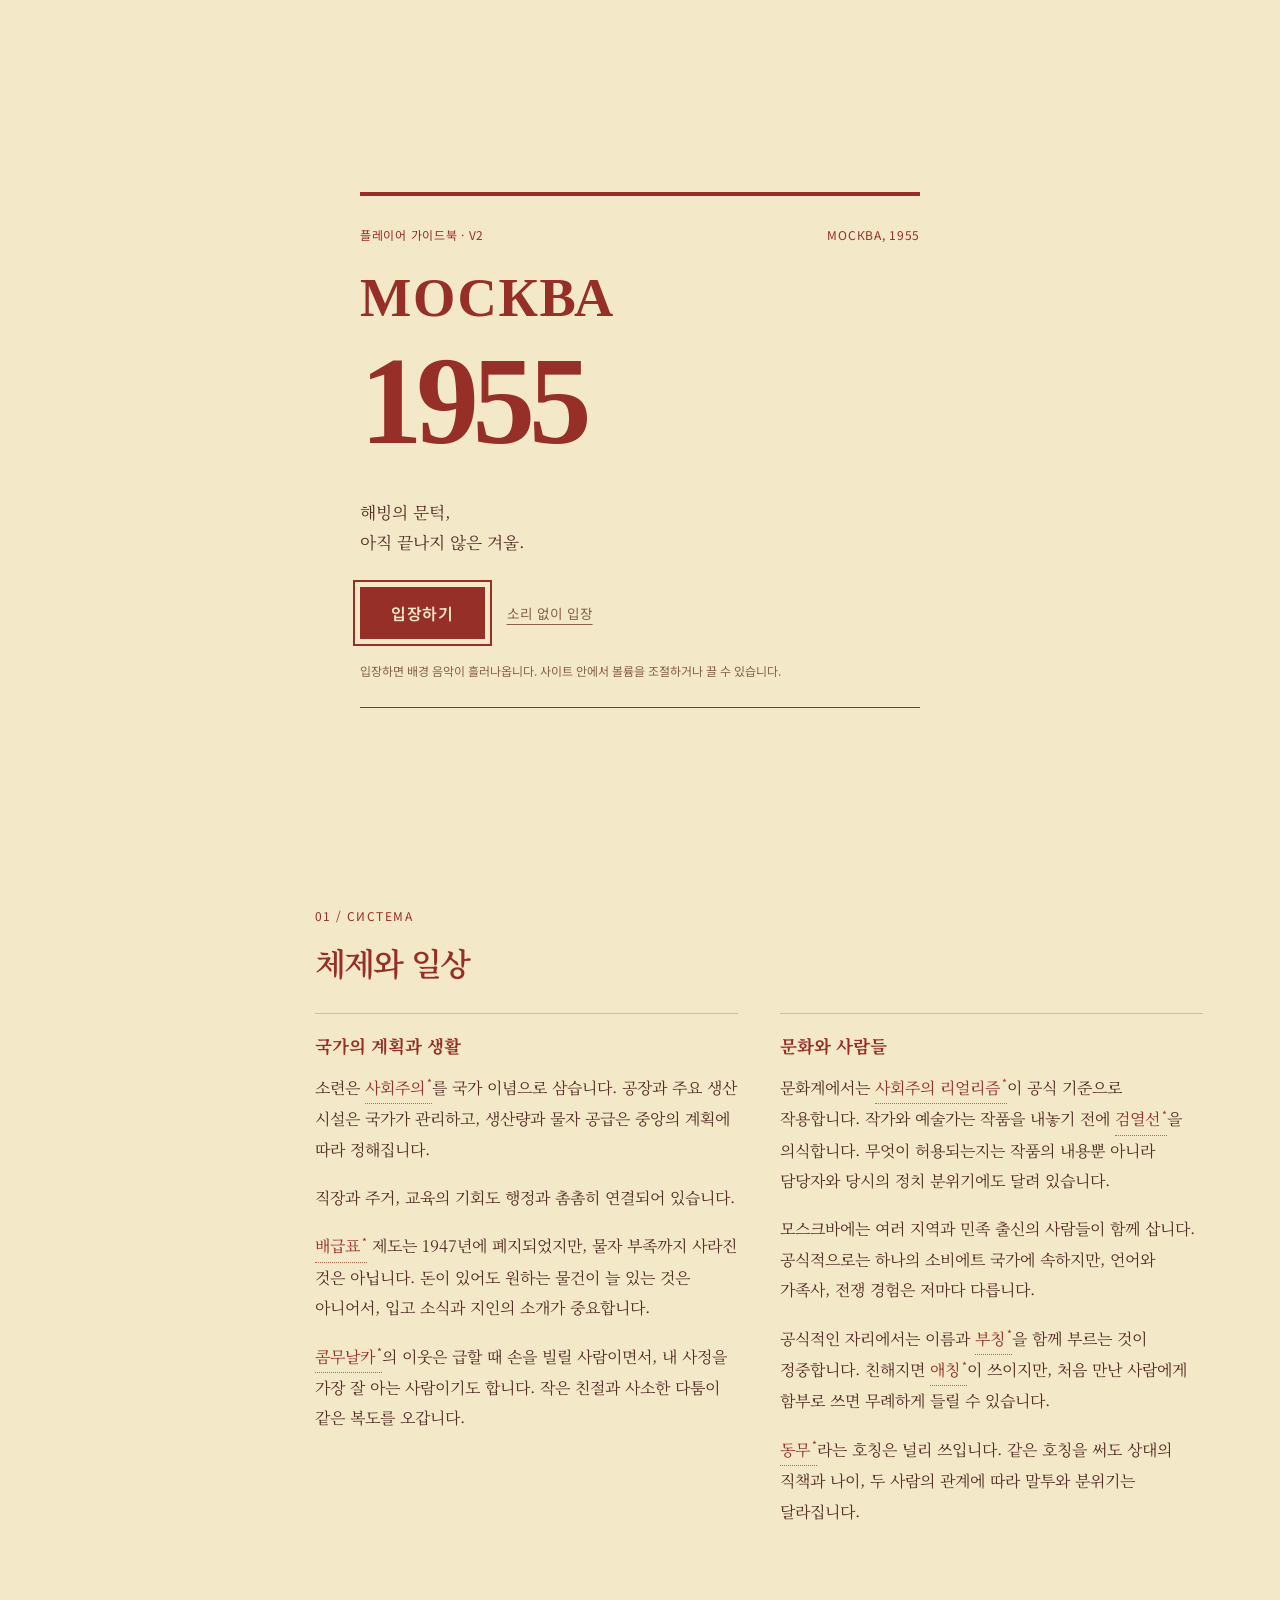
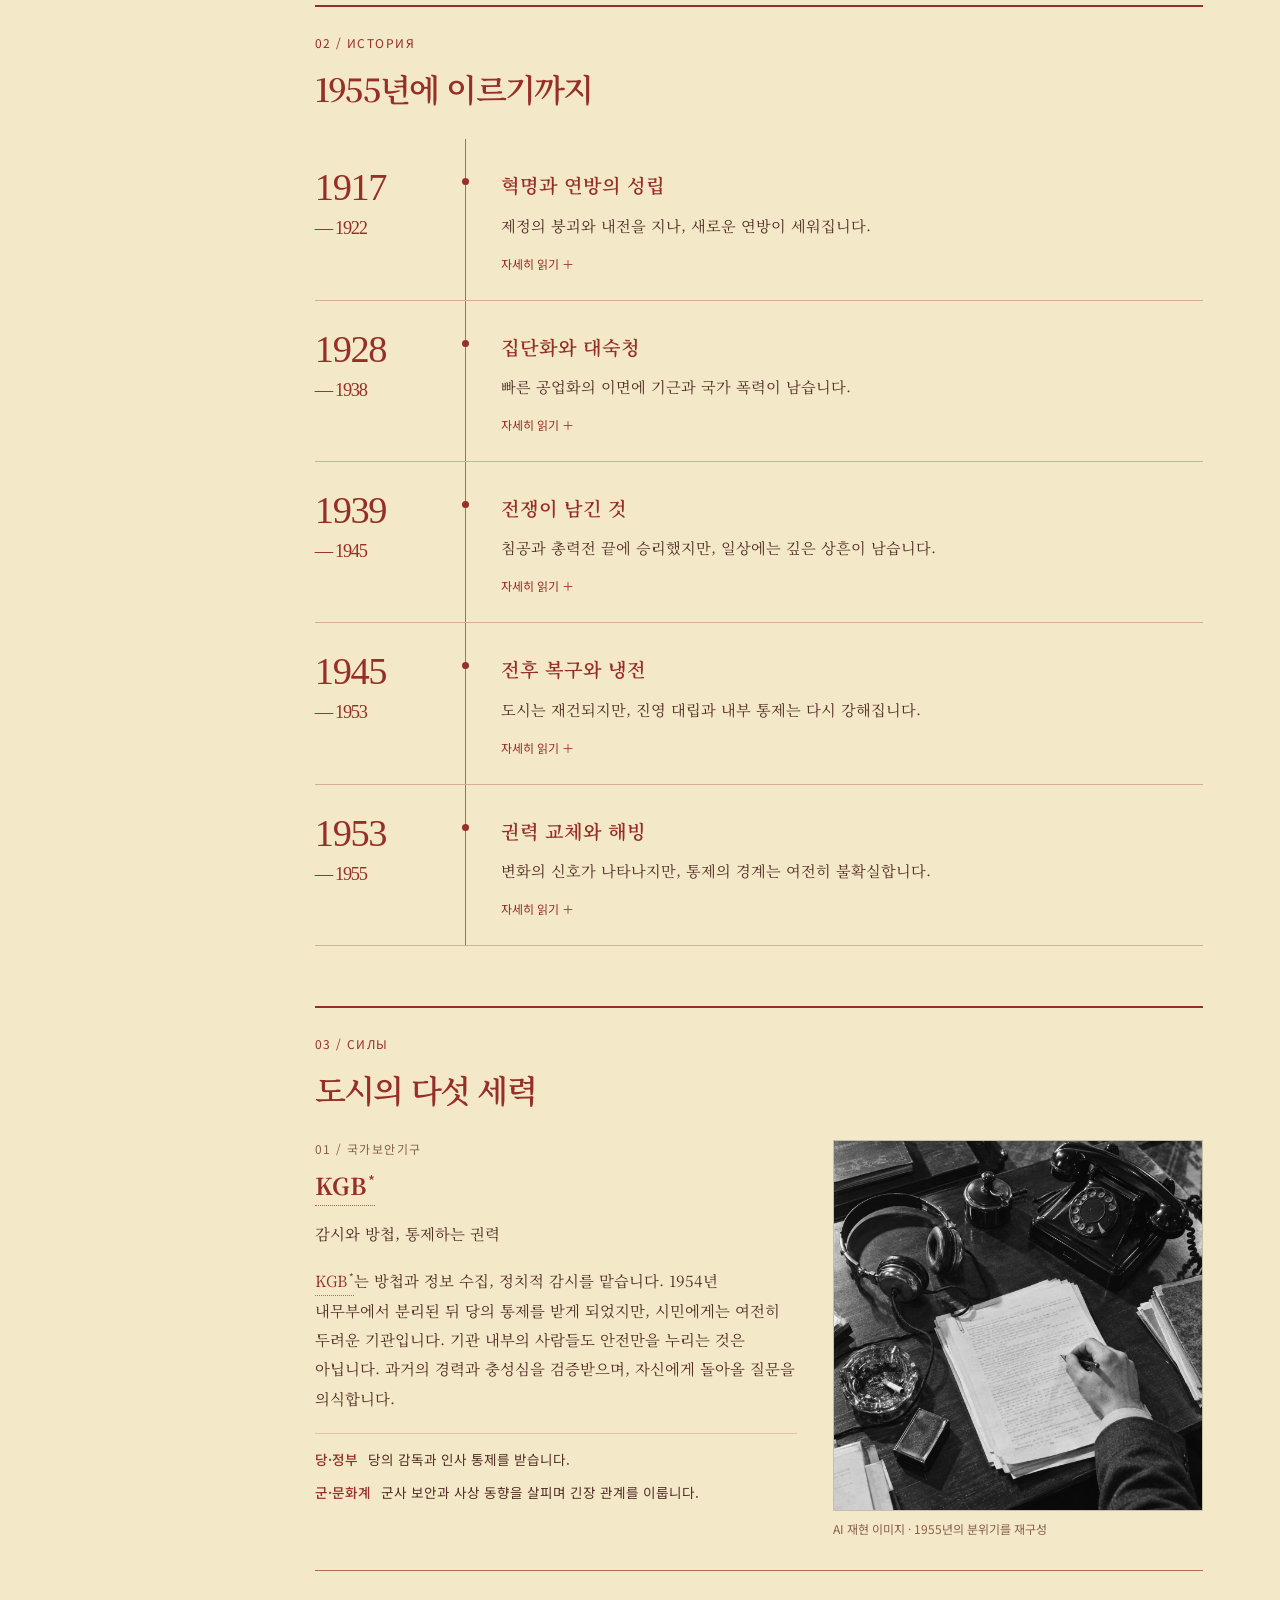
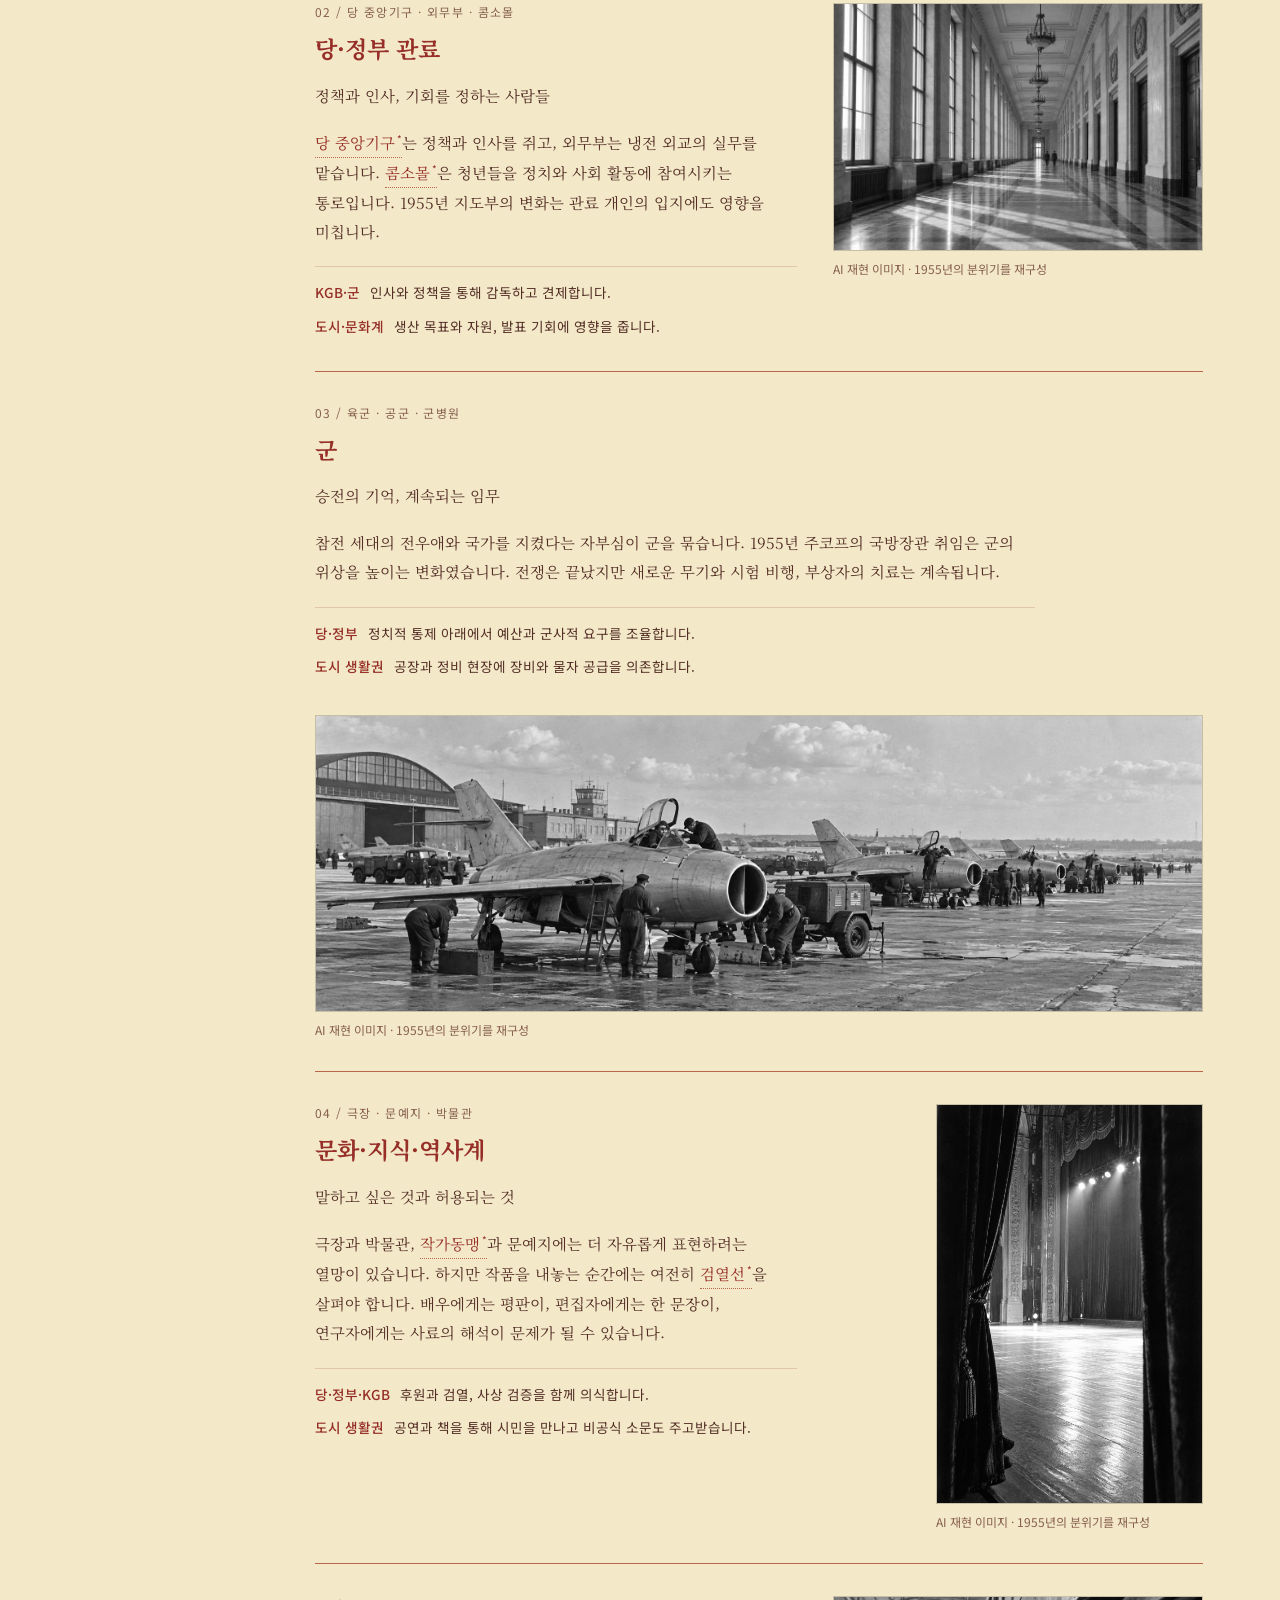
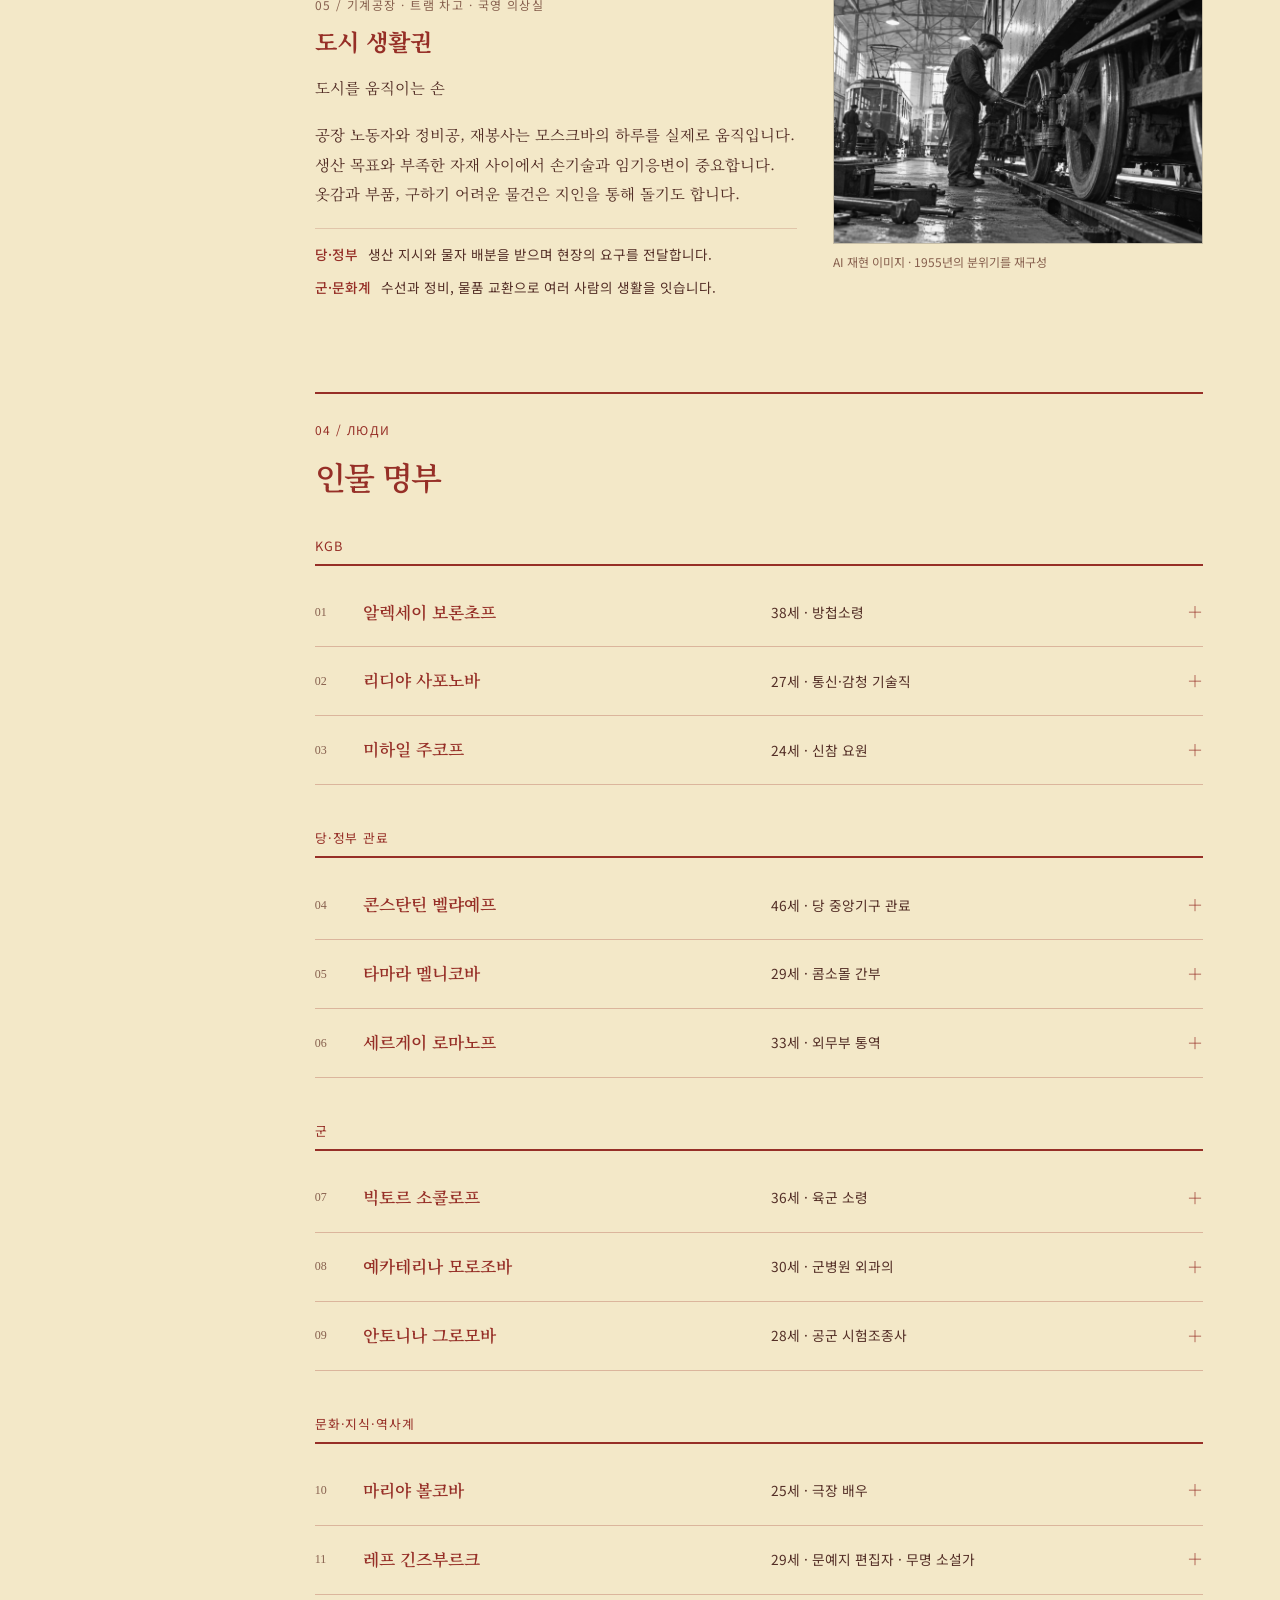
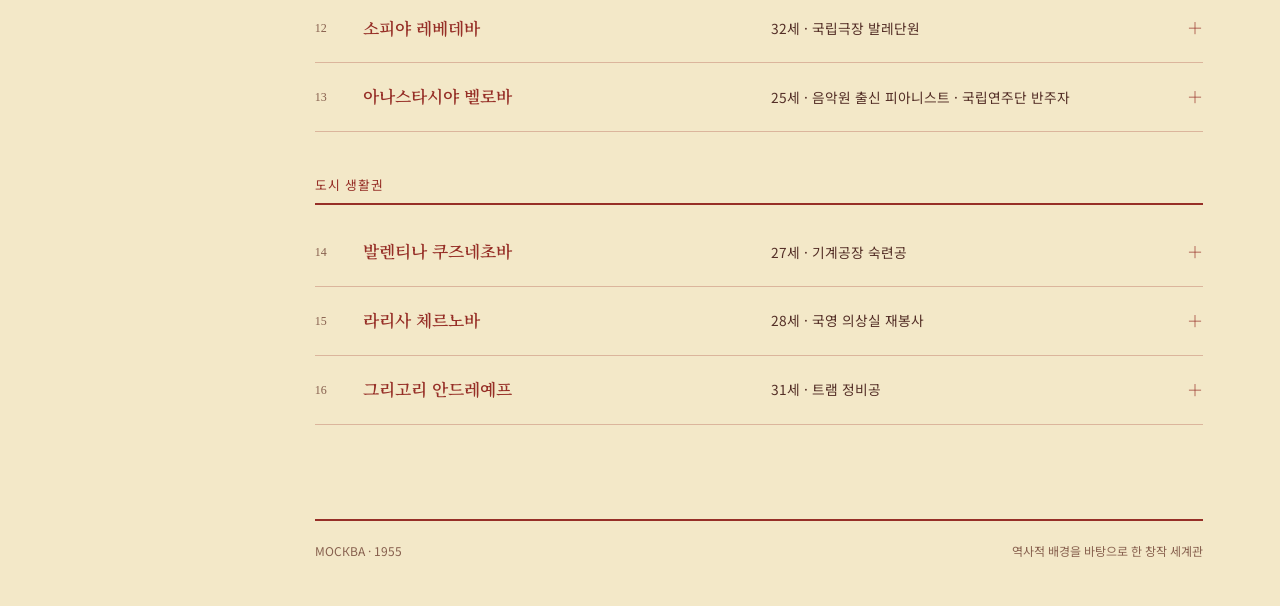
<file: index.html>
<!doctype html>
<html lang="ko"><head><meta charset="utf-8"><meta name="viewport" content="width=device-width,initial-scale=1"><meta name="description" content="1955년 모스크바의 체제, 역사, 세력과 인물을 읽는 플레이어 가이드북."><title>1955 모스크바 · 플레이어 가이드북 V2</title><link rel="icon" type="image/svg+xml" href="data:image/svg+xml,%3Csvg xmlns='http://www.w3.org/2000/svg' viewBox='0 0 32 32'%3E%3Crect width='32' height='32' fill='%23f3e8c8'/%3E%3Cpath d='M6 25V7h4l6 10 6-10h4v18h-4V14l-6 9-6-9v11z' fill='%239c3028'/%3E%3C/svg%3E"><link rel="stylesheet" href="style.css?v=20261017d"><link rel="stylesheet" href="cover.css?v=20261017d"><link rel="stylesheet" href="audio.css?v=20261017d"></head>
<body><div class="gate" role="dialog" aria-modal="true" aria-labelledby="gate-title"><div class="gate-inner"><p class="gate-kicker"><span>플레이어 가이드북 · V2</span><span>МОСКВА, 1955</span></p><h2 class="gate-title" id="gate-title">МОСКВА<span>1955</span></h2><p class="gate-line">해빙의 문턱,<br>아직 끝나지 않은 겨울.</p><div class="gate-actions"><button type="button" class="gate-enter">입장하기</button><button type="button" class="gate-silent">소리 없이 입장</button></div><p class="gate-note">입장하면 배경 음악이 흘러나옵니다. 사이트 안에서 볼륨을 조절하거나 끌 수 있습니다.</p></div></div><a class="skip" href="#main">본문으로 이동</a><aside class="spine"><a class="brand" href="#top">МОСКВА<span>1955</span></a><div class="edition">플레이어 가이드북<br>개정판 · V2</div><nav aria-label="목차"><a href="#system"><span>01</span> 체제</a><a href="#history"><span>02</span> 역사</a><a href="#factions"><span>03</span> 세력</a><a href="#characters"><span>04</span> 캐릭터</a></nav><div class="spine-bottom">МОСКВА<br>Справочник игрока</div></aside><main id="main" tabindex="-1"><header id="top"><div class="running"><span>소련에서 살아남기</span><span>МОСКВА, 1955</span></div><p class="annotation-guide">별표(*)가 붙은 용어에 마우스를 올리거나 눌러보세요.</p><div class="cover-title"><p class="eyebrow">A SURVIVOR’S FIELD GUIDE</p><h1>모스크바<br>생존 가이드북<span class="period">.</span></h1><div class="cover-year" aria-label="1955년">1955</div></div><div class="cover-bottom"><p>해빙의 문턱,<br>아직 끝나지 않은 겨울.</p><div>스탈린 사후 2년.<br>변화의 기대와 오래된 공포가<br>같은 거리를 걷는 도시.</div></div><a class="begin" href="#system">첫 장 읽기 <span>01 / 배경 지식</span></a></header><section id="system"><div class="section-heading"><span>01 / СИСТЕМА</span><h2>체제와 일상</h2></div><div class="system-grid"></div></section><section id="history"><div class="section-heading"><span>02 / ИСТОРИЯ</span><h2>1955년에 이르기까지</h2></div><div class="timeline"></div></section><section id="factions"><div class="section-heading"><span>03 / СИЛЫ</span><h2>도시의 다섯 세력</h2></div><div id="faction-list"></div></section><section id="characters"><div class="section-heading"><span>04 / ЛЮДИ</span><h2>인물 명부</h2></div><div id="character-list"></div></section><footer><span>МОСКВА · 1955</span><span>역사적 배경을 바탕으로 한 창작 세계관</span></footer><noscript>이 가이드북은 주석과 상세 창을 표시하기 위해 JavaScript가 필요합니다.</noscript></main><dialog id="detail" aria-labelledby="detail-title"><div class="dialog-top"><span id="detail-kicker"></span><button type="button" class="close-dialog" aria-label="상세 창 닫기">닫기 ×</button></div><div id="detail-body"></div><div id="detail-footer"></div></dialog><script src="content.js?v=20261017d"></script><script src="shared.js?v=20261017d"></script><script src="app.js?v=20261017d"></script><div class="player" hidden><button type="button" class="player-toggle" aria-label="음악 끄기" aria-pressed="true"></button><span class="player-label">배경 음악<small>Nostalgic Soviet Romance</small></span><input type="range" min="0" max="100" step="1" value="50" aria-label="음악 볼륨"></div><script src="audio.js?v=20261017d"></script><script src="voice.js?v=20261017d"></script></body></html>
</file>
<file: style.css>
@import url('https://fonts.googleapis.com/css2?family=Noto+Sans+KR:wght@400;500;600&family=Noto+Serif+KR:wght@400;500;600;700&display=swap');
:root{--paper:#f3e8c8;--ink:#962f27;--text:#542f27;--line:#b9664d;--muted:#87604e;--wash:#e9dab5;--serif:'Noto Serif KR',Georgia,serif;--sans:'Noto Sans KR',sans-serif;color-scheme:light}*{box-sizing:border-box}html{scroll-behavior:smooth;scroll-padding-top:30px}body{margin:0;background:var(--paper);color:var(--text);font:1rem/1.9 var(--serif);word-break:keep-all;overflow-wrap:anywhere}a{color:inherit;text-decoration-thickness:1px;text-underline-offset:5px}button,input,textarea,select{font:inherit}button,a,input,select,textarea{-webkit-tap-highlight-color:transparent}button{color:inherit;cursor:pointer}button:focus-visible,a:focus-visible,input:focus-visible,select:focus-visible,textarea:focus-visible{outline:2px solid var(--ink);outline-offset:5px}button:disabled{opacity:.45;cursor:default}button{border-radius:0}.skip{position:absolute;left:12px;top:-100px;background:var(--ink);color:var(--paper);padding:12px;z-index:100}.skip:focus{top:12px}.spine{position:fixed;inset:0 auto 0 0;width:238px;border-right:1px solid var(--ink);padding:46px 30px 24px;display:flex;flex-direction:column;color:var(--ink)}.brand{font:bold 1.9rem/1.1 Georgia,serif;letter-spacing:.03em;text-decoration:none}.brand span{display:block;font-size:4.9rem;letter-spacing:-.04em;margin-top:6px}.edition{font: .8rem/1.9 var(--sans);padding:25px 0 40px}.spine nav{border-top:1px solid var(--ink)}.spine nav a{display:block;padding:13px 0;text-decoration:none;border-bottom:1px solid #962f2733;font-weight:600}.spine nav a span{font: .8rem var(--sans);margin-right:18px}.spine nav a:hover,.spine nav a.active{padding-left:8px;background:#962f2709}.editor-link{font:.8rem var(--sans);margin-top:30px}.spine-bottom{margin-top:auto;font: .75rem/1.6 Georgia,serif;letter-spacing:.12em}main{max-width:1460px;margin-left:238px;padding:42px clamp(32px,6vw,110px) 25px}.masthead{display:flex;justify-content:space-between;border-top:4px solid var(--ink);border-bottom:1px solid var(--ink);padding:9px 0;color:var(--ink);font:.8rem var(--sans);letter-spacing:.04em}.annotation-guide{font:.8rem/1.7 var(--sans);color:var(--muted);margin:13px 0 25px}.title-row{display:flex;align-items:flex-end;justify-content:space-between;gap:30px;padding:20px 0 35px;color:var(--ink)}h1{font:600 clamp(4rem,7vw,7.6rem)/1.1 var(--serif);letter-spacing:-.065em;margin:0}h1 span{font-size:.76em;letter-spacing:-.08em}.title-note{font-size:1.35rem;line-height:1.55;padding-bottom:8px;min-width:160px}.title-note span{font-size:.9rem}.cover-rule{width:42px;border-top:2px solid var(--ink);margin:17px 0}.intro{max-width:720px;font-size:1.08rem;line-height:2;margin:0 0 50px}.section-heading{border-top:2px solid var(--ink);padding:20px 0 27px;color:var(--ink)}.section-heading>span{font:.75rem var(--sans);letter-spacing:.12em}h2{font-size:2rem;line-height:1.5;font-weight:600;letter-spacing:-.055em;margin:7px 0 0}section{padding-bottom:60px}h3{font-size:1.1rem;color:var(--ink);line-height:1.65;margin:0 0 13px}p{margin:0 0 18px}.system-grid{display:grid;grid-template-columns:1fr 1fr;gap:28px 42px}.system-grid article{border-top:1px solid #962f2740;padding-top:17px}.system-grid p{font-size:1rem}.timeline-row{display:grid;grid-template-columns:150px 1fr;text-align:left;width:100%;border:0;border-bottom:1px solid #962f2750;background:none;padding:0;min-height:145px}.year{padding:25px 24px 25px 0;color:var(--ink);font:2.4rem/1.2 Georgia,serif;letter-spacing:-.035em}.year span{display:block;font-size:1.15rem;margin-top:7px}.timeline-copy{position:relative;border-left:1px solid var(--line);padding:28px 0 28px 35px}.timeline-copy:before{content:'';position:absolute;left:-4px;top:39px;width:7px;height:7px;background:var(--ink);border-radius:50%}.timeline-copy strong{display:block;font-size:1.2rem;color:var(--ink);font-weight:600}.timeline-copy>span{display:block;margin-top:8px;font-size:.95rem}.timeline-copy small{font:.75rem var(--sans);display:block;margin-top:14px;color:var(--ink)}.timeline-row:hover{background:#962f2708}.timeline-row:hover strong{text-decoration:underline;text-underline-offset:6px}.faction{display:grid;grid-template-columns:1.3fr 1fr;gap:36px;border-top:1px solid var(--line);padding:32px 0}.faction:first-child{border-top:0;padding-top:0}.faction-index{font:.75rem var(--sans);letter-spacing:.12em;color:var(--muted);display:block;margin-bottom:9px}.faction h3{font-size:1.45rem}.faction p{font-size:.96rem}.relation{font:.85rem/1.85 var(--sans);border-top:1px solid #962f2730;padding-top:13px;margin-top:20px}.relation div+div{margin-top:8px}.relation strong{font-weight:500;color:var(--ink);margin-right:10px}figure{margin:0}.faction figure{align-self:start}.faction img{display:block;width:100%;height:auto;filter:grayscale(1);border:1px solid #962f2740}.faction[data-id="culture"] figure{width:72%;margin-left:auto}.faction[data-id="military"]{grid-template-columns:1fr}.faction[data-id="military"] .faction-text{max-width:720px}.faction[data-id="military"] img{max-height:340px;object-fit:cover}.faction figcaption{font:.75rem/1.6 var(--sans);color:var(--muted);margin-top:8px}.directory-group{margin-bottom:34px}.directory-label{font:.8rem var(--sans);color:var(--ink);letter-spacing:.07em;border-bottom:2px solid var(--ink);padding:9px 0}.person-row{width:100%;display:grid;grid-template-columns:36px 1fr 1fr 24px;gap:12px;align-items:center;text-align:left;border:0;border-bottom:1px solid #962f2745;background:none;padding:18px 0}.person-row:hover{background:#962f2708}.person-number{font:.75rem Georgia,serif;color:var(--muted)}.person-row strong{font-size:1.05rem;font-weight:600;color:var(--ink)}.person-job{font:.86rem/1.7 var(--sans)}.person-open{text-align:right;color:var(--ink)}footer{display:flex;justify-content:space-between;gap:18px;border-top:2px solid var(--ink);padding:20px 0;font:.75rem/1.7 var(--sans);color:var(--muted)}.term{display:inline;font:inherit;color:var(--ink);border:0;border-bottom:1px dotted var(--line);padding:0;background:none;line-height:inherit}.term sup{font: .65em var(--sans);padding-left:2px}.term-tip{position:fixed;margin:0;inset:auto;z-index:999;max-width:min(320px,calc(100vw - 24px));background:var(--paper);border:1px solid var(--ink);box-shadow:4px 5px 0 #542f2720;padding:16px 18px;color:var(--text);font:.85rem/1.85 var(--sans);word-break:keep-all}.term-tip strong{display:block;color:var(--ink);margin-bottom:5px}.term-tip::backdrop{background:transparent}.term-tip .tip-close{float:right;border:0;background:none;font-size:1rem;padding:0 0 4px 10px}dialog{border:1px solid var(--ink);padding:0;background:var(--paper);color:var(--text);max-height:90dvh;width:min(850px,calc(100vw - 36px));max-width:none;box-shadow:0 18px 100px #241c1850}dialog::backdrop{background:#2d211f99;backdrop-filter:blur(3px)}.dialog-top{position:sticky;top:0;z-index:2;background:var(--paper);padding:15px 32px;display:flex;justify-content:space-between;align-items:center;border-bottom:1px solid var(--line);font:.75rem var(--sans);color:var(--ink)}.close-dialog{border:0;background:none;padding:8px;font:.85rem var(--sans)}#detail-body{padding:32px 48px 12px}.detail-years{font:3.5rem Georgia,serif;color:var(--ink);line-height:1.2}.detail-title{font-size:2rem;line-height:1.5;letter-spacing:-.05em;color:var(--ink);margin:10px 0 25px}.detail-part{padding-top:25px;border-top:1px solid #962f2733;margin-top:25px}.detail-part p{line-height:2.05}.detail-part h3{font-size:1.03rem}.detail-note{border-left:2px solid var(--ink);padding-left:20px;color:var(--ink)}#detail-footer{padding:18px 32px;display:flex;justify-content:space-between;gap:15px;border-top:1px solid var(--line)}#detail-footer button{background:none;border:0;color:var(--ink);font:.85rem var(--sans);padding:7px}.portrait{aspect-ratio:1470/640;width:100%;border:1px solid #962f2720;background:#ecdfbd;margin-bottom:24px;display:flex;align-items:center;justify-content:center;overflow:hidden}.portrait img{width:100%;height:100%;object-fit:contain}.portrait-empty{font: .75rem var(--sans);letter-spacing:.12em;color:#9b7b66}.profile-meta{display:grid;grid-template-columns:1fr 1fr;gap:12px 22px;padding:18px 0;border-top:1px solid var(--line);border-bottom:1px solid var(--line);margin:0 0 25px;font:.9rem/1.8 var(--sans)}.profile-meta dt{color:var(--muted);font-size:.75rem}.profile-meta dd{margin:3px 0 0}.sources{font:.8rem/1.85 var(--sans);margin:30px 0 10px}.sources a{display:block}.draft-banner{border-bottom:1px solid var(--line);padding:10px 0;font:.8rem var(--sans);color:var(--ink)}
@media(min-width:1500px){main{margin-right:auto}.spine{width:270px}main{margin-left:270px}}@media(max-width:1000px){.spine{width:190px;padding:35px 22px}.brand{font-size:1.55rem}.brand span{font-size:4.2rem}main{margin-left:190px;padding-left:35px;padding-right:35px}.faction{gap:24px}.title-note{font-size:1.1rem;min-width:130px}.system-grid{gap:25px}.timeline-row{grid-template-columns:120px 1fr}.year{font-size:2.05rem}}@media(max-width:740px){html{scroll-padding-top:74px}.spine{position:sticky;top:0;width:100%;height:auto;padding:12px 20px;background:var(--paper);border-right:0;border-bottom:1px solid var(--ink);z-index:10;display:grid;grid-template-columns:auto 1fr;align-items:center;gap:16px}.brand{font-size:.8rem}.brand span{font-size:1.6rem;margin-top:2px}.edition,.spine-bottom,.editor-link{display:none}.spine nav{display:flex;justify-content:flex-end;gap:18px;border:0}.spine nav a{padding:7px 0;border:0;font:.85rem var(--sans);white-space:nowrap}.spine nav a span{display:none}.spine nav a:hover,.spine nav a.active{padding-left:0;background:none;text-decoration:underline;text-underline-offset:6px}main{margin:0;padding:24px 22px}.masthead{font-size:.7rem}.annotation-guide{font-size:.75rem}.title-row{gap:15px;padding-top:10px}.title-note{font-size:1rem;min-width:100px}.title-note span{font-size:.75rem}h1{font-size:4.3rem}.intro{font-size:1rem;margin-bottom:35px}.section-heading{padding-bottom:20px}h2{font-size:1.65rem}.system-grid{grid-template-columns:1fr;gap:10px}.timeline-row{grid-template-columns:88px 1fr}.year{font-size:1.7rem;padding-right:12px}.year span{font-size:.95rem}.timeline-copy{padding-left:23px}.timeline-copy strong{font-size:1.07rem}.timeline-copy>span{font-size:.9rem}.faction{grid-template-columns:1fr;gap:20px}.faction figure{max-width:100%}.faction[data-id="culture"] figure{width:65%;margin:0 auto}.faction img{max-height:420px;object-fit:cover}.person-row{grid-template-columns:24px 1fr 16px;gap:8px;padding:14px 0}.person-row strong{font-size:1rem}.person-job{grid-column:2;grid-row:2;font-size:.8rem}.person-open{grid-column:3;grid-row:1/3}.person-number{grid-column:1;grid-row:1/3}footer{flex-wrap:wrap}footer>span:nth-child(2){order:3;flex-basis:100%}#detail-body{padding:25px 24px 12px}.dialog-top{padding:9px 16px}dialog{max-height:92dvh;width:calc(100vw - 20px)}.detail-years{font-size:2.4rem}.detail-title{font-size:1.6rem}.profile-meta{gap:14px}.portrait-empty{font-size:.65rem}section{padding-bottom:42px}}@media(prefers-reduced-motion:reduce){html{scroll-behavior:auto}}
.secret{background:none;border:1px dashed var(--ink);color:var(--ink);padding:1px 10px;font:inherit;font-size:.85rem;letter-spacing:.02em}.secret:hover{background:#962f2712}.secret.revealed{border-style:solid;background:var(--ink);color:var(--paper);cursor:default}
#detail .portrait{width:min(100%,calc((90dvh - 450px)*2.297));margin:0 auto 18px}
.detail-faction{font:.75rem var(--sans);letter-spacing:.06em;color:var(--muted);margin:0}
#detail .detail-title{margin:0 0 14px;line-height:1.35}
#detail .profile-meta{grid-template-columns:repeat(3,1fr);gap:12px 22px;padding:14px 0;margin:0 0 12px;line-height:1.6}
@media(max-width:740px){#detail .portrait{width:100%}#detail .profile-meta{grid-template-columns:repeat(3,1fr);gap:10px 12px;font-size:.8rem}#detail .profile-meta dt{font-size:.68rem}}
#detail .detail-title:focus{outline:none}
.secret-value{display:inline-block;background:var(--ink);color:var(--paper);padding:1px 10px}.secret-value .term{color:var(--paper)}
.secret-value[hidden]{display:none}
#detail .portrait{position:relative}
.detail-head{display:flex;align-items:center;justify-content:space-between;gap:16px;margin:0 0 14px}
#detail .detail-head .detail-title{margin:0}
.voice-btn{display:inline-flex;align-items:center;gap:8px;flex:none;background:none;border:1px solid var(--ink);color:var(--ink);padding:5px 12px 5px 10px;font:.78rem var(--sans);letter-spacing:.04em}
.voice-btn:hover{background:#962f2712}
.voice-icon{width:0;height:0;border-left:8px solid currentColor;border-top:5px solid transparent;border-bottom:5px solid transparent}
.voice-btn.playing .voice-icon{animation:voicePulse .9s ease-in-out infinite}
@keyframes voicePulse{50%{opacity:.25}}
.voice-line{position:absolute;left:0;right:0;bottom:0;padding:28px 22px 14px;background:linear-gradient(transparent,#1d1411e6 45%);color:#f3e8c8;text-align:left}.voice-line.show{animation:voiceIn .4s ease}
.voice-line[hidden]{display:none}
.voice-ru{margin:0;font:600 1.05rem/1.5 Georgia,'Noto Serif KR',serif;letter-spacing:.01em}
.voice-ko{margin:2px 0 0;font:.85rem/1.5 var(--sans);opacity:.85}
@keyframes voiceIn{from{opacity:0;transform:translateY(6px)}}
@media(max-width:740px){.voice-line{padding:18px 12px 8px}.voice-ru{font-size:.85rem}.voice-ko{font-size:.72rem}.voice-btn{padding:4px 9px 4px 8px;font-size:.7rem}}
@media(prefers-reduced-motion:reduce){.voice-line.show,.voice-btn.playing .voice-icon{animation:none}}
</file>
<file: cover.css>
#top{color:var(--ink);padding-bottom:55px}#top .running{display:flex;justify-content:space-between;font:.75rem var(--sans);letter-spacing:.06em;padding-bottom:24px;border-bottom:1px solid #a32b1e45}#top .annotation-guide{margin:14px 0 0}#top .cover-title{padding-top:30px}#top .eyebrow{font:.75rem Georgia,serif;letter-spacing:3px;color:var(--ink)}#top h1{font-size:clamp(44px,5.2vw,82px);font-weight:800;letter-spacing:-4px;line-height:1.3;margin:25px 0 0}#top h1 .period{font-family:Georgia;font-size:inherit;letter-spacing:inherit}#top .cover-year{font-family:Georgia,serif;font-size:clamp(130px,20vw,300px);line-height:1;letter-spacing:-.065em;margin-left:-.035em;font-weight:bold}#top .cover-bottom{display:flex;justify-content:space-between;gap:30px;border-top:1px solid #a32b1e45;padding-top:25px;margin-top:15px}#top .cover-bottom p{margin:0;font-size:1.5rem;line-height:1.7;font-weight:600;color:var(--ink)}#top .cover-bottom div{font-size:.875rem;line-height:1.9;align-self:end}#top .begin{display:flex;justify-content:space-between;gap:20px;border-top:1px solid var(--ink);margin-top:38px;padding-top:18px;text-decoration:none;font:.875rem var(--sans)}#top .begin:hover{text-decoration:underline}#top~#system .section-heading{border-top:0}@media(min-width:1450px){#top{min-height:850px}#top .cover-title{padding-top:45px}}@media(max-width:740px){#top{padding-bottom:38px}#top .cover-title{padding-top:24px}#top h1{font-size:clamp(32px,8vw,54px);letter-spacing:-2px}#top .cover-year{font-size:clamp(110px,31vw,220px)}#top .cover-bottom{gap:15px}#top .cover-bottom p{font-size:1.1rem}#top .cover-bottom div{font-size:.75rem}#top .begin{font-size:.8rem}}
</file>
<file: audio.css>
.gate{position:fixed;inset:0;z-index:200;background:var(--paper);color:var(--ink);display:flex;align-items:center;justify-content:center;padding:32px;transition:opacity .9s ease,visibility .9s}
.gate.leaving{opacity:0;visibility:hidden}
.gate-inner{width:min(560px,100%);border-top:4px solid var(--ink);border-bottom:1px solid var(--ink);padding:30px 0 26px}
.gate-kicker{display:flex;justify-content:space-between;font:.75rem var(--sans);letter-spacing:.06em;margin:0 0 26px}
.gate-title{font:bold clamp(2.2rem,8vw,3.4rem)/1.1 Georgia,serif;letter-spacing:.03em;margin:0}
.gate-title span{display:block;font-size:2.3em;letter-spacing:-.05em;margin-top:4px}
.gate-line{font-size:1.05rem;line-height:1.8;color:var(--text);margin:26px 0 30px}
.gate-actions{display:flex;flex-wrap:wrap;gap:14px 22px;align-items:center}
.gate-enter{background:var(--ink);color:var(--paper);border:1px solid var(--ink);padding:13px 30px;font:600 1rem var(--sans);letter-spacing:.04em}
.gate-enter:hover{background:var(--text)}
.gate-silent{background:none;border:0;padding:6px 0;font:.85rem var(--sans);color:var(--muted);text-decoration:underline;text-underline-offset:5px}
.gate-note{font:.75rem/1.6 var(--sans);color:var(--muted);margin:22px 0 0}
body.gated{overflow:hidden}
.player{position:fixed;right:20px;bottom:20px;z-index:50;display:flex;align-items:center;gap:12px;background:var(--paper);border:1px solid var(--ink);padding:8px 14px 8px 8px;color:var(--ink);box-shadow:0 6px 18px #542f2722}
.player[hidden]{display:none}
.player-toggle{width:34px;height:34px;display:grid;place-items:center;background:none;border:1px solid var(--ink);padding:0}
.player-toggle svg{width:18px;height:18px;fill:currentColor}
.player-toggle:hover{background:#962f2712}
.player-label{font:.72rem/1.3 var(--sans);letter-spacing:.04em;white-space:nowrap}
.player-label small{display:block;color:var(--muted);font-size:.65rem}
.player input[type=range]{width:96px;accent-color:var(--ink);cursor:pointer}
@media(max-width:740px){.player{right:12px;bottom:12px;padding:6px 10px 6px 6px;gap:8px}.player-label{display:none}.player input[type=range]{width:80px}}
@media(prefers-reduced-motion:reduce){.gate{transition:none}}
main:focus{outline:none}
@media(max-width:740px){.player.notice .player-label{display:block;white-space:normal;max-width:120px}}
</file>
